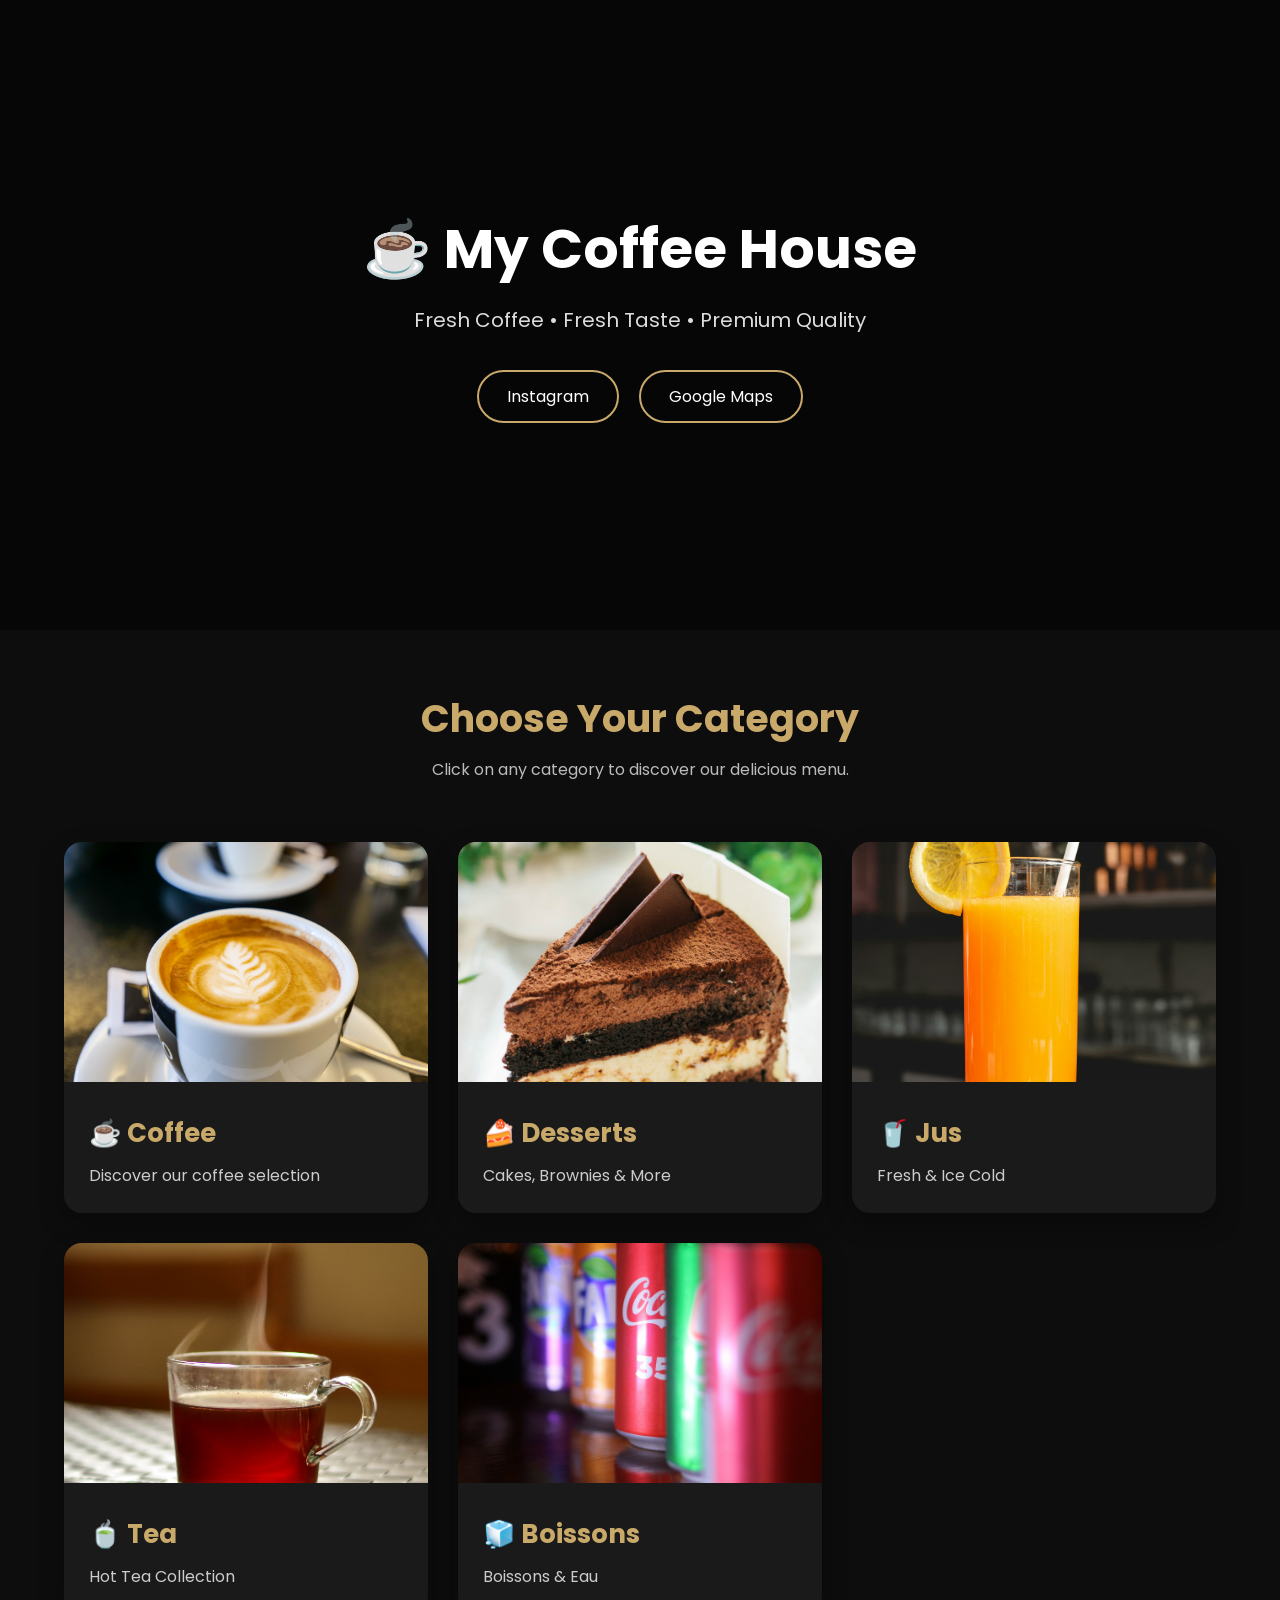
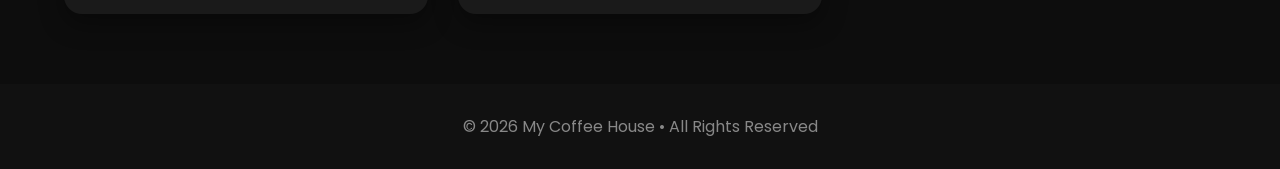
<file: index.html>
<!DOCTYPE html>
<html lang="en">
  <head>
    <meta charset="UTF-8" />
    <meta name="viewport" content="width=device-width, initial-scale=1.0" />
    <title>My Coffee House</title>

    <link rel="preconnect" href="https://fonts.googleapis.com" />
    <link rel="preconnect" href="https://fonts.gstatic.com" crossorigin />
    <link
      href="https://fonts.googleapis.com/css2?family=Poppins:wght@300;400;500;600;700&display=swap"
      rel="stylesheet"
    />

    <link rel="stylesheet" href="styles.css" />
  </head>

  <body>
    <header class="hero">
      <div class="overlay"></div>

      <div class="hero-content">
        <h1>☕ My Coffee House</h1>

        <p>Fresh Coffee • Fresh Taste • Premium Quality</p>

        <div class="socials">
          <a href="https://instagram.com" target="_blank"> Instagram </a>

          <a href="https://maps.google.com" target="_blank"> Google Maps </a>
        </div>
      </div>
    </header>

    <section class="welcome">
      <h2>Choose Your Category</h2>

      <p>Click on any category to discover our delicious menu.</p>
    </section>

    <section class="categories">
      <a href="coffe.html" class="category-card">
        <img src="images/coffe.jpg" alt="Coffee" />

        <div class="content">
          <h3>☕ Coffee</h3>

          <span>Discover our coffee selection</span>
        </div>
      </a>

      <a href="desserts.html" class="category-card">
        <img src="images/dessert.jpg" alt="Desserts" />

        <div class="content">
          <h3>🍰 Desserts</h3>

          <span>Cakes, Brownies & More</span>
        </div>
      </a>

      <a href="Jus.html" class="category-card">
        <img src="images/cold.jpg" alt="Cold Drinks" />

        <div class="content">
          <h3>🥤 Jus</h3>

          <span>Fresh & Ice Cold</span>
        </div>
      </a>

      <a href="thé.html" class="category-card">
        <img src="images/tea.jpg" alt="Tea" />

        <div class="content">
          <h3>🍵 Tea</h3>

          <span>Hot Tea Collection</span>
        </div>
      </a>

      <a href="boissons.html" class="category-card">
        <img src="images/boissons.jpg" alt="Snacks" />

        <div class="content">
          <h3>🧊 Boissons</h3>

          <span>Boissons & Eau</span>
        </div>
      </a>
    </section>

    <footer>
      <p>© 2026 My Coffee House • All Rights Reserved</p>
    </footer>
  </body>
</html>
</file>
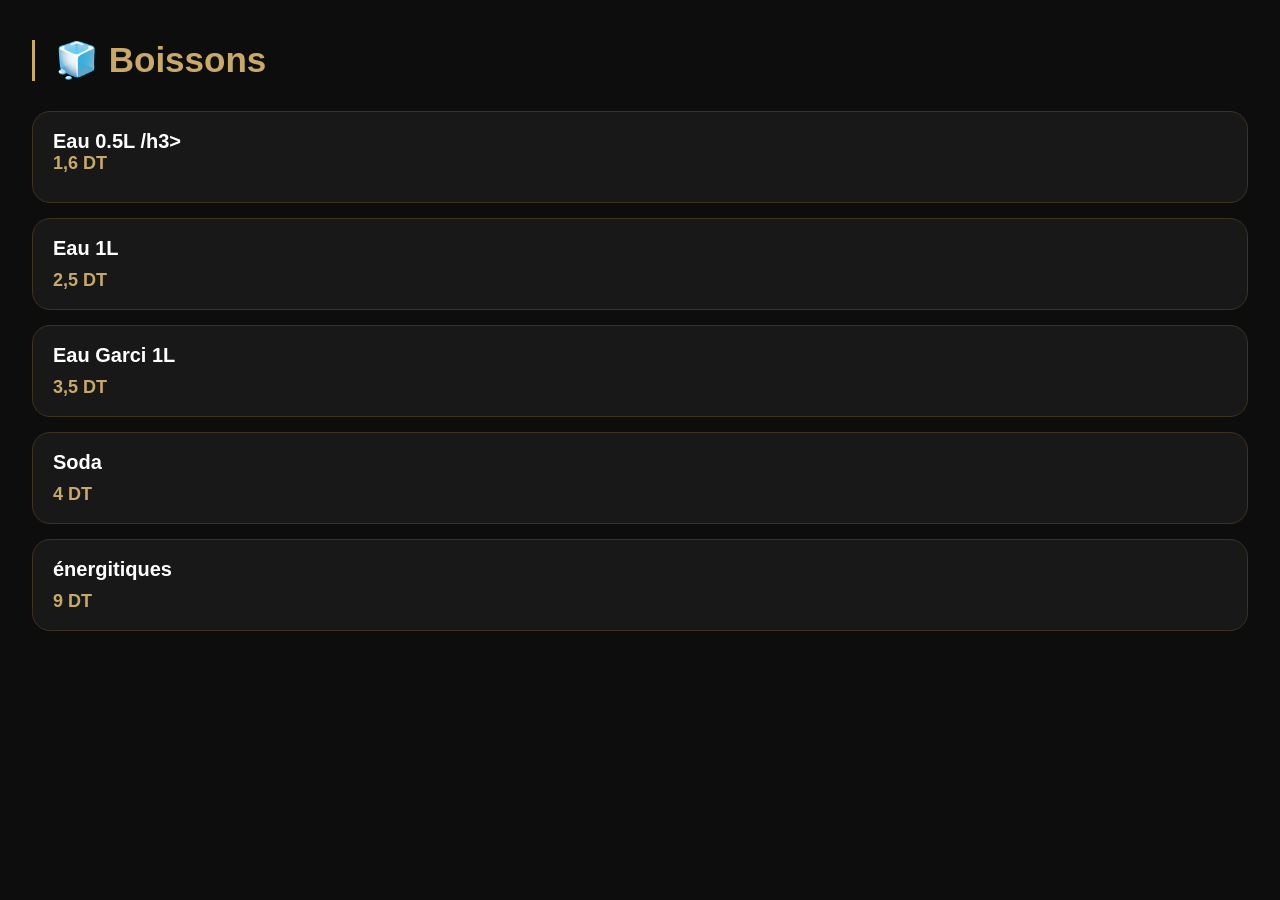
<file: boissons.html>
<!DOCTYPE html>
<html lang="en">
  <head>
    <meta charset="UTF-8" />
    <meta name="viewport" content="width=device-width, initial-scale=1.0" />
    <title>Coffee Menu</title>
    <link rel="stylesheet" href="styles.css" />
  </head>

  <body>
    <section class="menu">
      <h1>🧊 Boissons</h1>

      <div class="coffee-card">
        <h3>Eau 0.5L /h3>
        <p>1,6 DT</p>
      </div>

      <div class="coffee-card">
        <h3>Eau 1L</h3>
        <p>2,5 DT</p>
      </div>

      
      <div class="coffee-card">
        <h3>Eau Garci 1L</h3>
        <p>3,5 DT</p>
      </div>
      <div class="coffee-card">
        <h3>Soda</h3>
        <p>4 DT</p>
      </div>

      <div class="coffee-card">
        <h3>énergitiques</h3>
        <p>9 DT</p>
      </div>
    </section>
  </body>
</html>
</file>
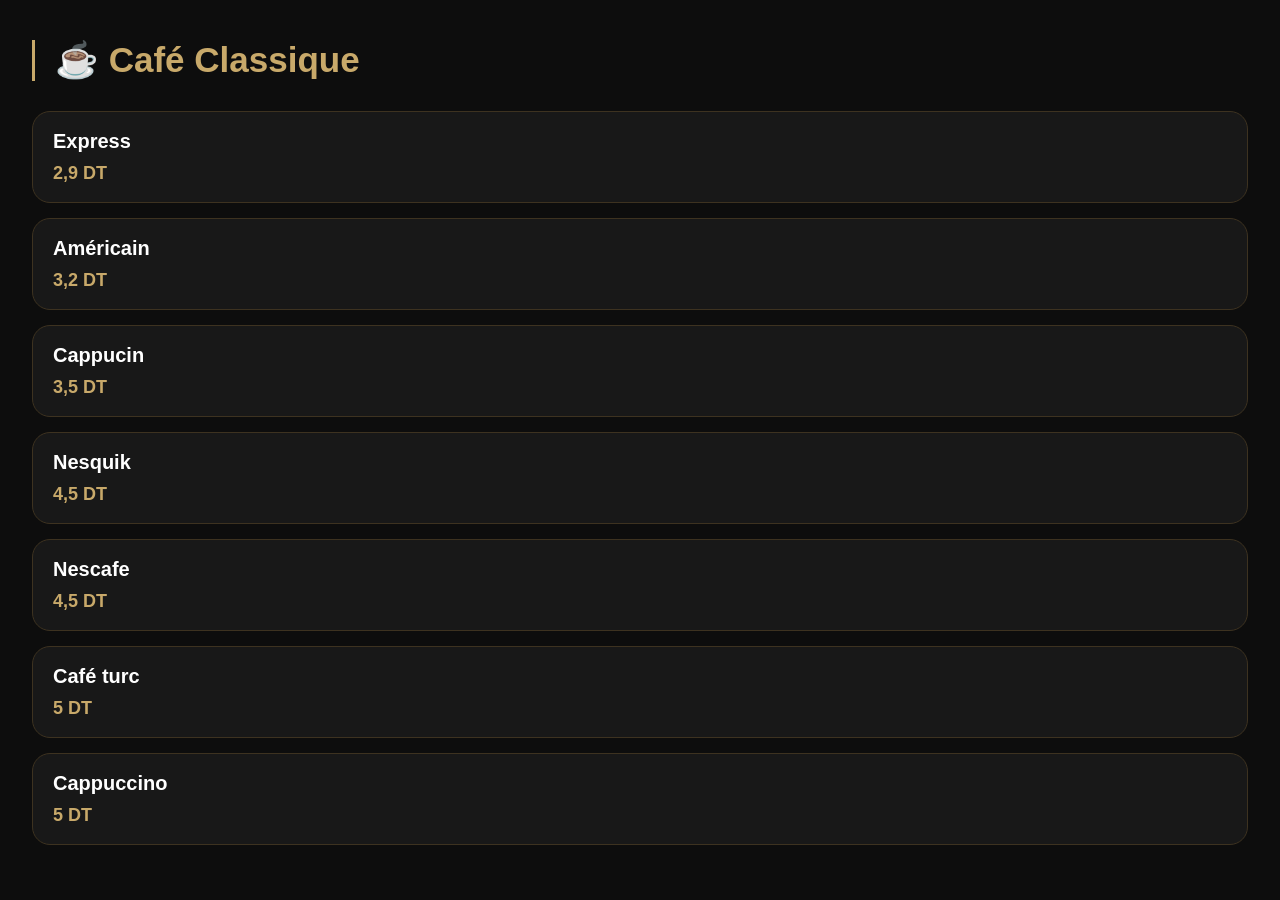
<file: coffe.html>
<!DOCTYPE html>
<html lang="en">
  <head>
    <meta charset="UTF-8" />
    <meta name="viewport" content="width=device-width, initial-scale=1.0" />
    <title>Coffee Menu</title>
    <link rel="stylesheet" href="styles.css" />
  </head>

  <body>
    <section class="menu">
      <h1>☕ Café Classique</h1>

      <div class="coffee-card">
        <h3>Express</h3>
        <p>2,9 DT</p>
      </div>

      <div class="coffee-card">
        <h3>Américain</h3>
        <p>3,2 DT</p>
      </div>

      <div class="coffee-card">
        <h3>Cappucin</h3>
        <p>3,5 DT</p>
      </div>

      <div class="coffee-card">
        <h3>Nesquik</h3>
        <p>4,5 DT</p>
      </div>

      <div class="coffee-card">
        <h3>Nescafe</h3>
        <p>4,5 DT</p>
      </div>

      <div class="coffee-card">
        <h3>Café turc</h3>
        <p>5 DT</p>
      </div>

      <div class="coffee-card">
        <h3>Cappuccino</h3>
        <p>5 DT</p>
      </div>
    </section>
  </body>
</html>
</file>
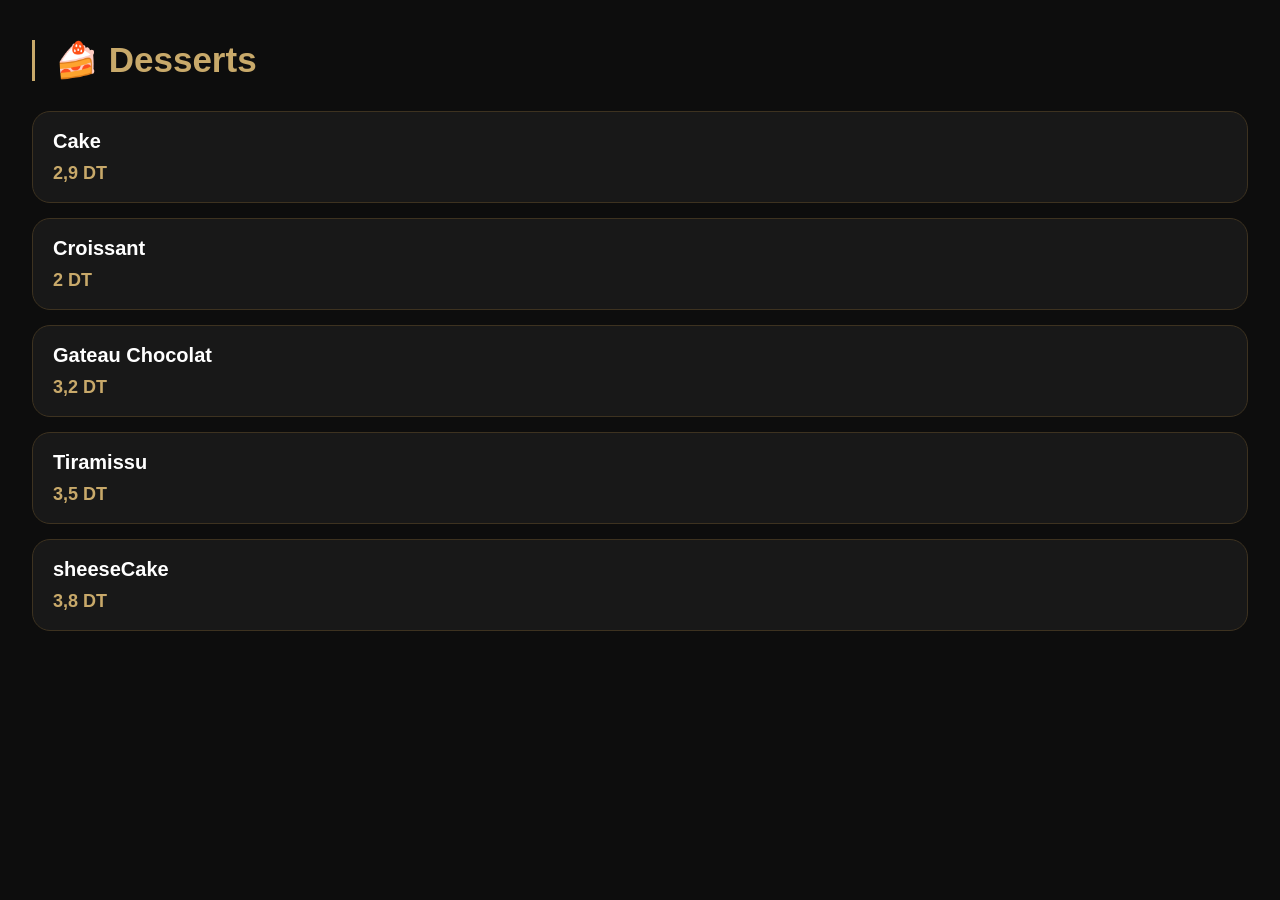
<file: desserts.html>
<!DOCTYPE html>
<html lang="en">
  <head>
    <meta charset="UTF-8" />
    <meta name="viewport" content="width=device-width, initial-scale=1.0" />
    <title>Coffee Menu</title>
    <link rel="stylesheet" href="styles.css" />
  </head>

  <body>
    <section class="menu">
      <h1>🍰 Desserts</h1>

      <div class="coffee-card">
        <h3>Cake</h3>
        <p>2,9 DT</p>
      </div>
      <div class="coffee-card">
        <h3>Croissant</h3>
        <p>2 DT</p>
      </div>

      <div class="coffee-card">
        <h3>Gateau Chocolat</h3>
        <p>3,2 DT</p>
      </div>

      <div class="coffee-card">
        <h3>Tiramissu</h3>
        <p>3,5 DT</p>
      </div>

      <div class="coffee-card">
        <h3>sheeseCake</h3>
        <p>3,8 DT</p>
      </div>
    </section>
  </body>
</html>
</file>
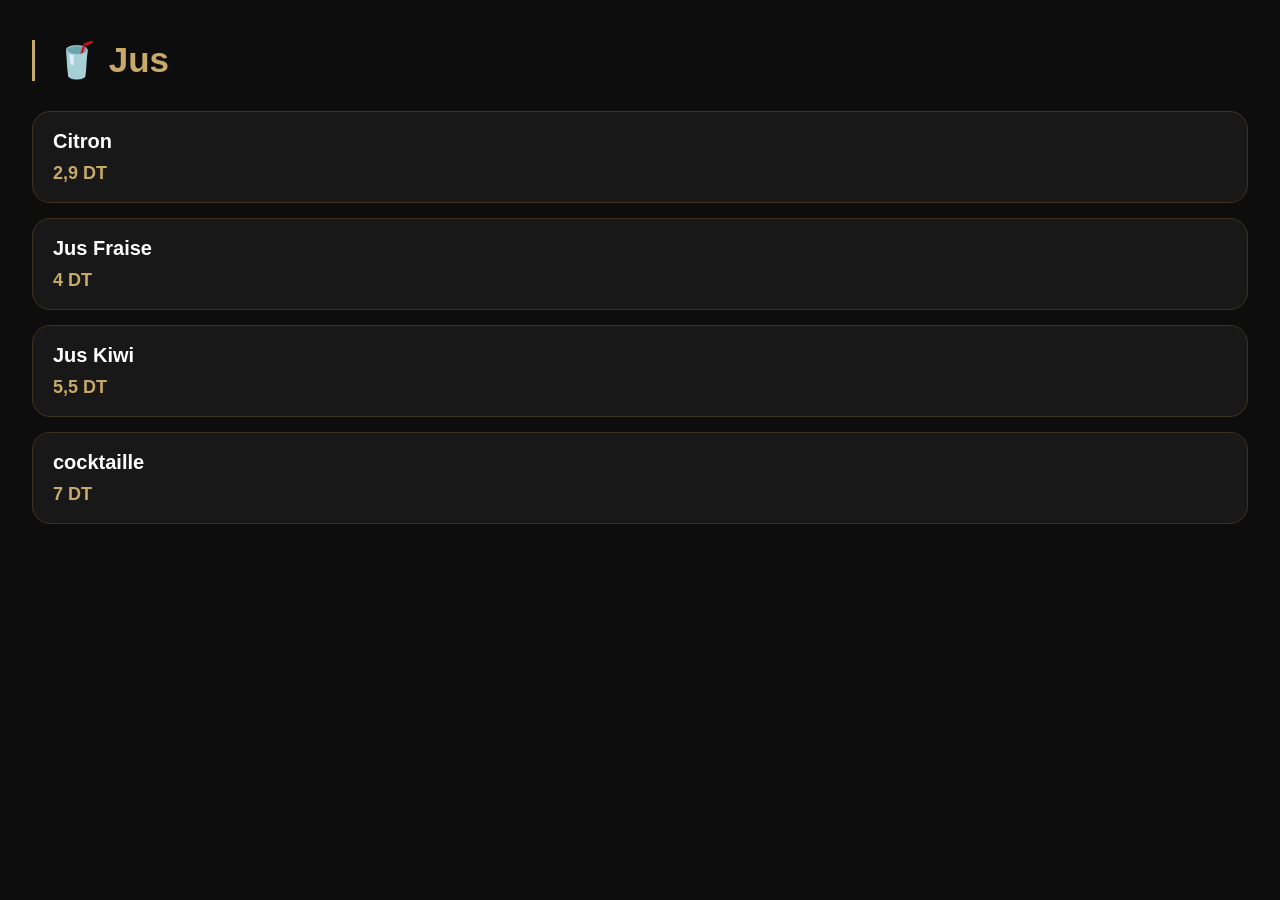
<file: Jus.html>
<!DOCTYPE html>
<html lang="en">
  <head>
    <meta charset="UTF-8" />
    <meta name="viewport" content="width=device-width, initial-scale=1.0" />
    <title>Coffee Menu</title>
    <link rel="stylesheet" href="styles.css" />
  </head>

  <body>
    <section class="menu">
      <h1>🥤 Jus</h1>

      <div class="coffee-card">
        <h3>Citron</h3>
        <p>2,9 DT</p>
      </div>

      <div class="coffee-card">
        <h3>Jus Fraise</h3>
        <p>4 DT</p>
      </div>

      <div class="coffee-card">
        <h3>Jus Kiwi</h3>
        <p>5,5 DT</p>
      </div>

      <div class="coffee-card">
        <h3>cocktaille</h3>
        <p>7 DT</p>
      </div>
    </section>
  </body>
</html>
</file>
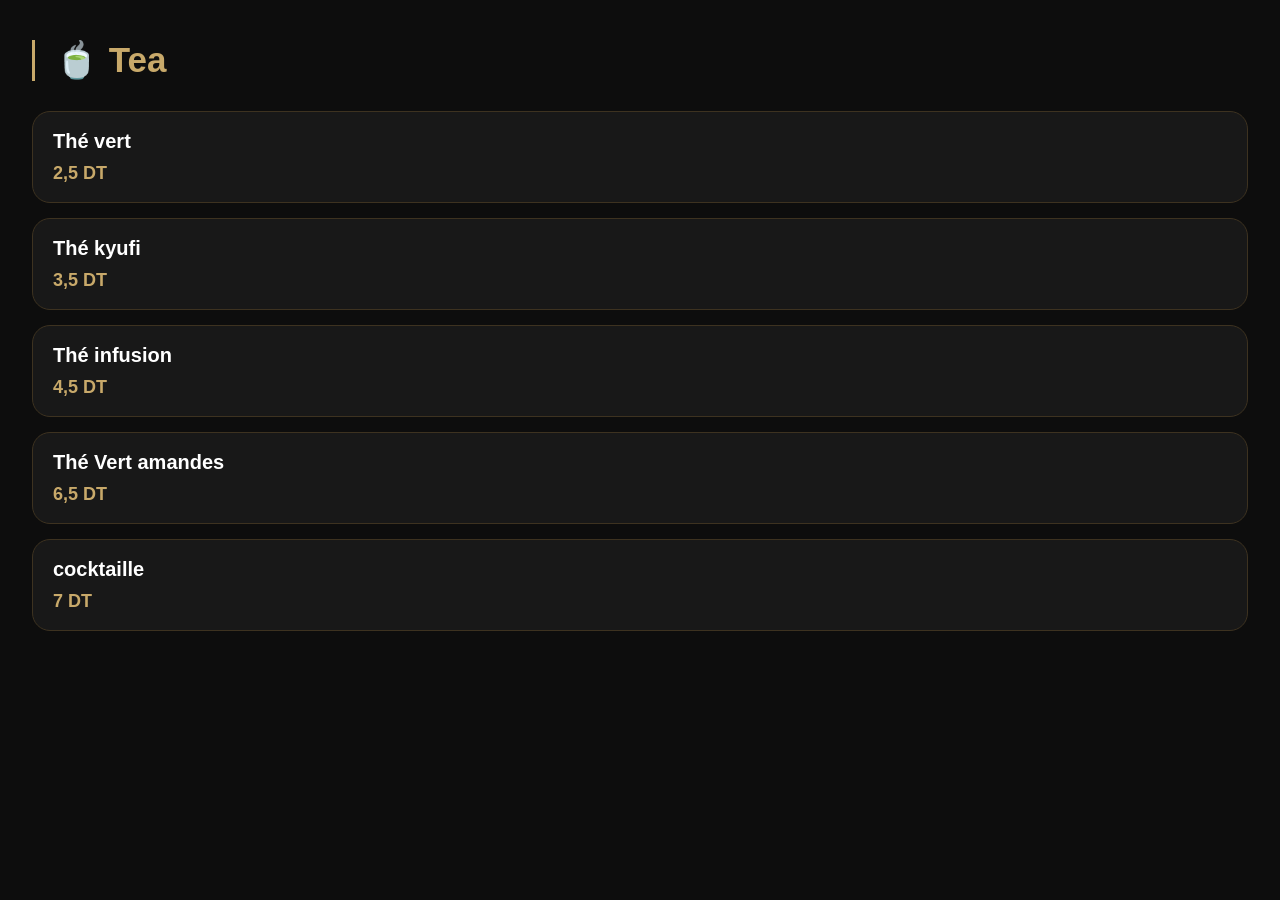
<file: thé.html>
<!DOCTYPE html>
<html lang="en">
  <head>
    <meta charset="UTF-8" />
    <meta name="viewport" content="width=device-width, initial-scale=1.0" />
    <title>Coffee Menu</title>
    <link rel="stylesheet" href="styles.css" />
  </head>

  <body>
    <section class="menu">
      <h1>🍵 Tea</h1>

      <div class="coffee-card">
        <h3>Thé vert</h3>
        <p>2,5 DT</p>
      </div>

      <div class="coffee-card">
        <h3>Thé kyufi</h3>
        <p>3,5 DT</p>
      </div>

      <div class="coffee-card">
        <h3>Thé infusion</h3>
        <p>4,5 DT</p>
      </div>
      <div class="coffee-card">
        <h3>Thé Vert amandes</h3>
        <p>6,5 DT</p>
      </div>

      <div class="coffee-card">
        <h3>cocktaille</h3>
        <p>7 DT</p>
      </div>
    </section>
  </body>
</html>
</file>
<file: styles.css>
*{
    margin:0;
    padding:0;
    box-sizing:border-box;
}

html{
    scroll-behavior:smooth;
}

body{
    font-family:'Poppins',sans-serif;
    background:#0d0d0d;
    color:#fff;
}

/* HERO */

.hero{
    position:relative;
    height:70vh;
    background:url("https://images.unsplash.com/photo-1501339847302-ac426a4a7cbb") center/cover no-repeat;
    display:flex;
    justify-content:center;
    align-items:center;
    text-align:center;
}

.overlay{
    position:absolute;
    inset:0;
    background:rgba(0,0,0,.55);
}

.hero-content{
    position:relative;
    z-index:2;
}

.hero h1{
    font-size:55px;
    margin-bottom:15px;
    color:#fff;
}

.hero p{
    color:#ddd;
    font-size:20px;
}

.socials{
    margin-top:35px;
    display:flex;
    justify-content:center;
    gap:20px;
    flex-wrap:wrap;
}

.socials a{
    text-decoration:none;
    color:#fff;
    border:2px solid #c8a96a;
    padding:12px 28px;
    border-radius:40px;
    transition:.3s;
}

.socials a:hover{
    background:#c8a96a;
    color:#111;
}

/* WELCOME */

.welcome{
    padding:60px 20px;
    text-align:center;
}

.welcome h2{
    font-size:38px;
    margin-bottom:10px;
    color:#c8a96a;
}

.welcome p{
    color:#bbb;
}

/* CATEGORIES */

.categories{
    width:90%;
    margin:auto;
    display:grid;
    grid-template-columns:repeat(auto-fit,minmax(280px,1fr));
    gap:30px;
    padding-bottom:70px;
}

.category-card{
    background:#1a1a1a;
    border-radius:18px;
    overflow:hidden;
    text-decoration:none;
    color:white;
    transition:.35s;
    box-shadow:0 10px 25px rgba(0,0,0,.35);
}

.category-card:hover{
    transform:translateY(-10px);
    box-shadow:0 18px 40px rgba(200,169,106,.35);
}

.category-card img{
    width:100%;
    height:240px;
    object-fit:cover;
}

.content{
    padding:25px;
}

.content h3{
    color:#c8a96a;
    font-size:26px;
    margin-bottom:10px;
}

.content span{
    color:#ccc;
}

/* FOOTER */

footer{
    background:#111;
    padding:30px;
    text-align:center;
    color:#888;
}

/* RESPONSIVE */

@media(max-width:768px){

.hero{
    height:60vh;
}

.hero h1{
    font-size:38px;
}

.hero p{
    font-size:16px;
}

.socials{
    flex-direction:column;
    align-items:center;
}

.socials a{
    width:220px;
}

.welcome h2{
    font-size:30px;
}

.categories{
    grid-template-columns:1fr;
}

.category-card img{
    height:220px;
}

}
/*coffee*/
body{
    background:#0d0d0d;
    color:white;
    font-family:'Poppins',sans-serif;
}


.menu{
    width:95%;
    margin:auto;
    padding:40px 0;
}


.menu h1{
    color:#c8a96a;
    font-size:35px;
    border-left:3px solid #c8a96a;
    padding-left:20px;
    margin-bottom:30px;
}


.coffee-card{

    background:#181818;

    border:1px solid #3d3220;

    border-radius:18px;

    padding:18px 20px;

    margin:15px 0;

    transition:0.4s;

}


.coffee-card:hover{

    border-color:#c8a96a;

    box-shadow:0 0 20px rgba(200,169,106,0.5);

    background:#222;

}


.coffee-card h3{

    color:white;
    font-size:20px;
    margin:0 0 10px;

}


.coffee-card p{

    color:#c8a96a;

    font-size:18px;

    font-weight:bold;

    margin:0;

}
</file>
